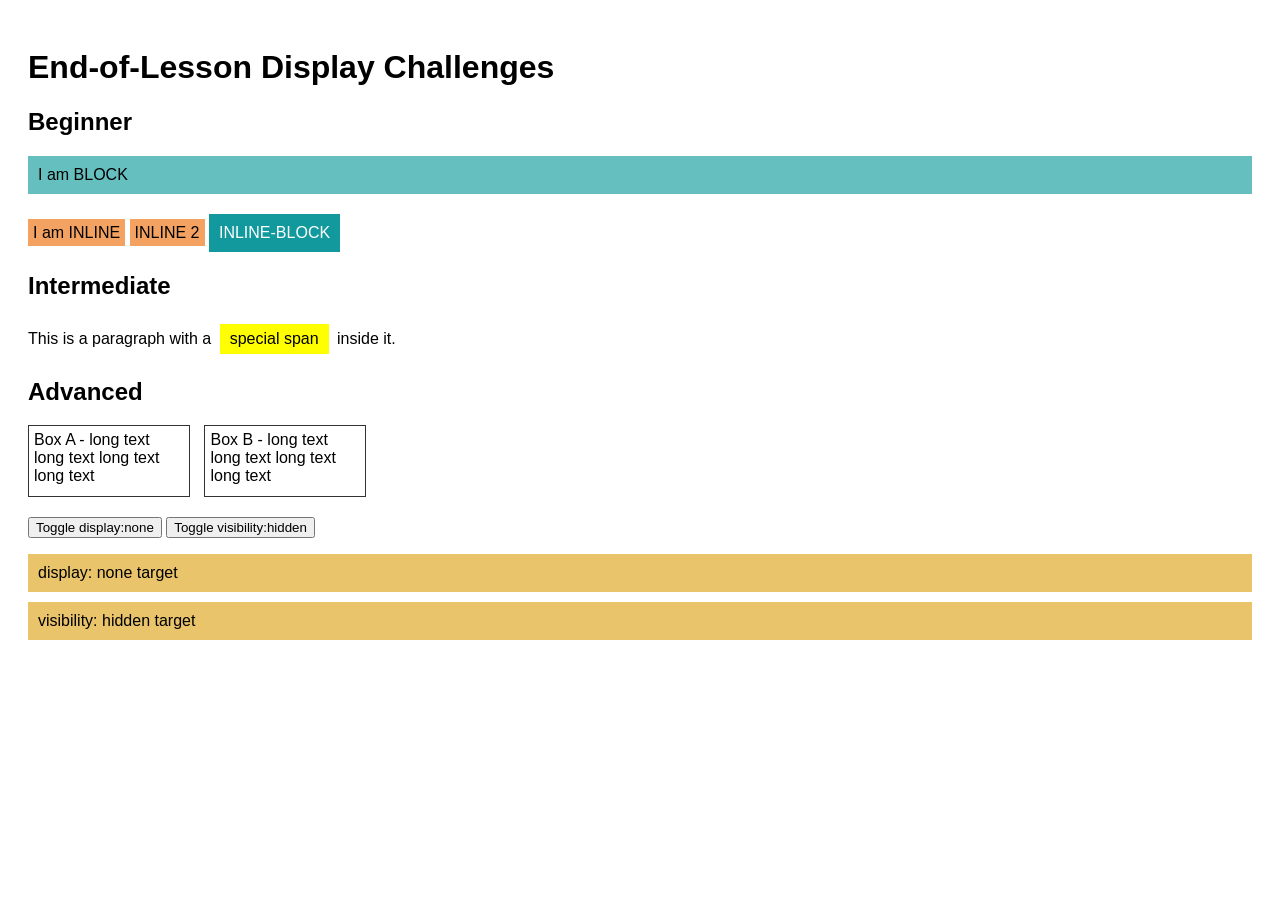
<file: challenges.html>
<!DOCTYPE html>
<html lang="en">
<head>
  <meta charset="UTF-8">
  <title>Display Challenge</title>
  <link rel="stylesheet" href="display.css">
</head>
<body>

  <h1>End-of-Lesson Display Challenges</h1>

  <!-- Beginner -->
  <h2>Beginner</h2>
  <div class="block-box">I am BLOCK</div>
  <span class="inline-box">I am INLINE</span>
  <span class="inline-box">INLINE 2</span>
  <div class="inline-block-box">INLINE-BLOCK</div>

  <!-- Intermediate -->
  <h2>Intermediate</h2>
  <p>
    This is a paragraph with a
    <span class="highlight-span">special span</span>
    inside it.
  </p>

  <!-- Advanced -->
  <h2>Advanced</h2>
  <div class="pair">
    <span class="side">Box A - long text long text long text long text</span>
    <span class="side">Box B - long text long text long text long text</span>
  </div>

  <p>
    <button onclick="document.getElementById('hide1').classList.toggle('hidden')">
      Toggle display:none
    </button>

    <button onclick="document.getElementById('hide2').classList.toggle('invisible')">
      Toggle visibility:hidden
    </button>
  </p>

  <div id="hide1" class="demo-box">display: none target</div>
  <div id="hide2" class="demo-box">visibility: hidden target</div>

</body>
</html>
</file>
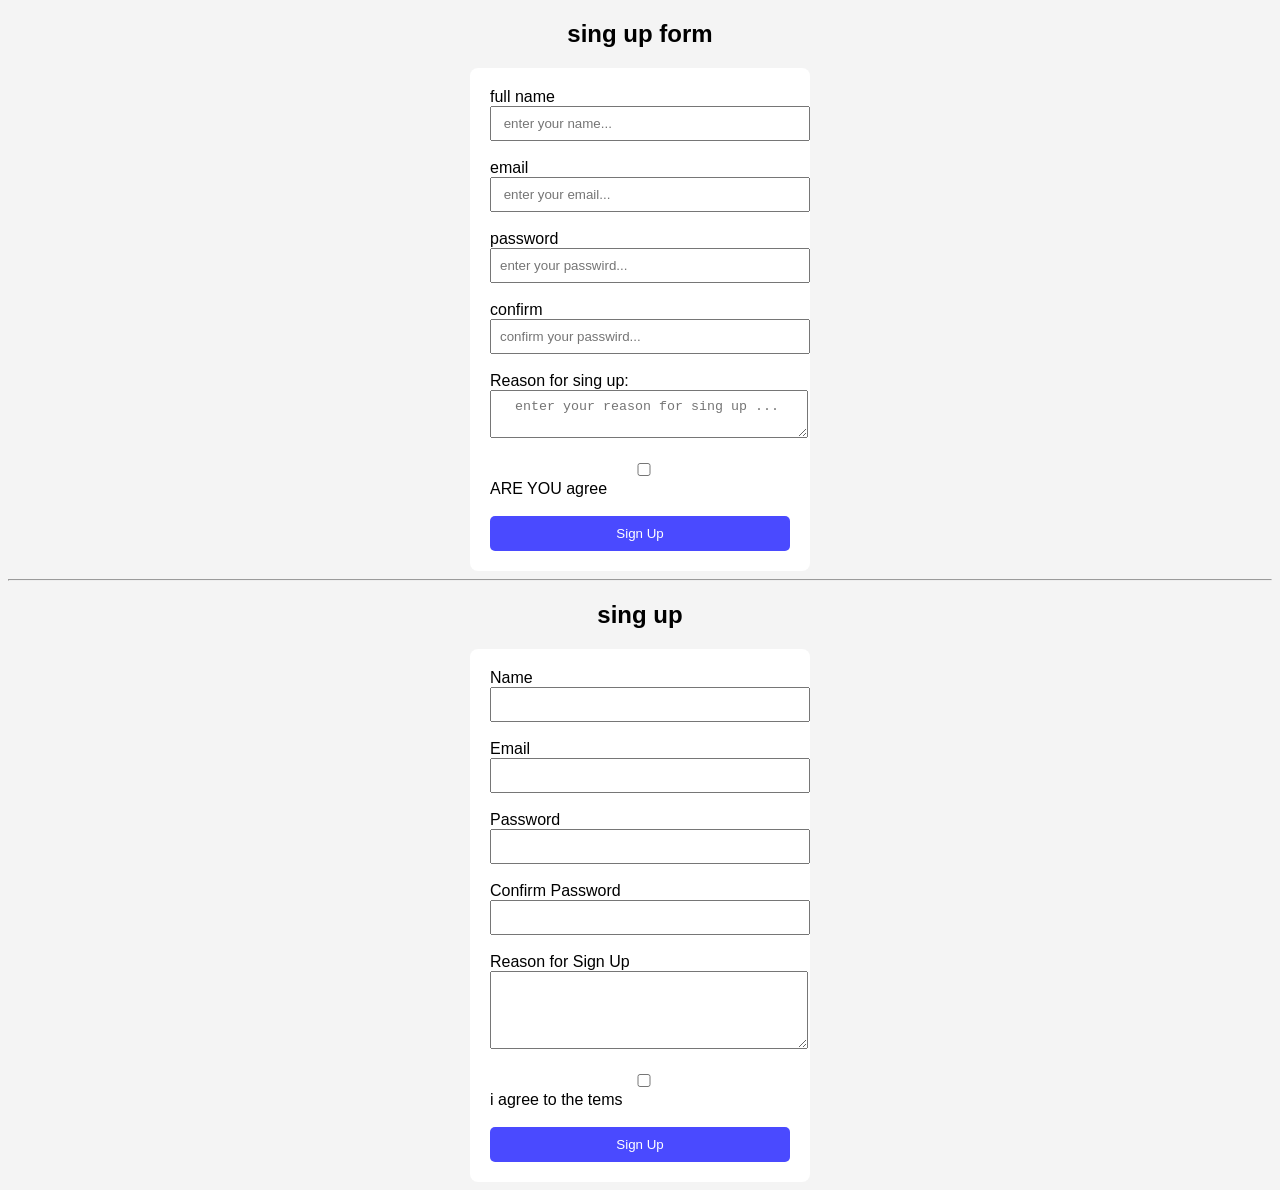
<file: kunduz.html>
<!DOCTYPE html>
<html lang="en">
<head>
    <meta charset="UTF-8">
    <meta name="viewport" content="width=, initial-scale=1.0">
    <title>Document</title>
</head>
<body>

<h2 class="title">sing up form</h2>
<form action="#" method="get">
    <label for ="name">full name</label>
    <input type="text" value="" placeholder=" enter your name..." id="name"><br><br>

    <label for ="email">email</label>
    <input type="email" value="" placeholder=" enter your email..." id="email"><br><br>

    <label for ="password">password</label>
    <input type="password"value=""placeholder="enter your passwird..."id="password"><br><br>

        <label for ="confirm password">confirm </label>
     <input type="password"value=""placeholder="confirm your passwird..."id="confirm password"><br><br>
    
     <label for ="reason">Reason for sing up: </label>
     <textarea name="reason" id ="reason cols"  cols ="30" row="6" placeholder="  enter your reason for sing up ..."></textarea>
     <br><br>

<div class="checkbox">
  <input type="checkbox" id="agree">
  <label for="agree">ARE YOU agree </label><br><br>
    <button type="submit">Sign Up</button>
</div>
</form>



<hr>
<!DOCTYPE html>
<html>
<head>
  <title>Sign Up Form</title>
</head>
<body>


<h2 class="title">sing up</h2>

<form>

  <label>Name</label><br>
  <input type="text" required><br><br>

  <label>Email</label><br>
  <input type="email" required><br><br>

  <label>Password</label><br>
  <input type="password" required><br><br>

  <label>Confirm Password</label><br>
  <input type="password" required><br><br>

  <label>Reason for Sign Up</label><br>
  <textarea rows="4"></textarea><br><br>

  <input type="checkbox" required>
  <label> i agree to the tems </label><br><br>

  <button type="submit">Sign Up</button>

<label for="gender" gander </label> <br>








<style>
    .title{
        text-align: center;
    }

body {
  font-family: Arial;
  background: #f4f4f4;
}

form {
  background: white;
  width: 300px;
  padding: 20px;
  margin: auto;
  border-radius: 8px;
}

input, textarea {
  width: 100%;
  padding: 8px;
}


button {
  width: 100%;
  padding: 10px;
  background: #4a4aff;
  color: white;
  border: none;
  border-radius: 5px;
}



</form>

</body>

</html>
</file>
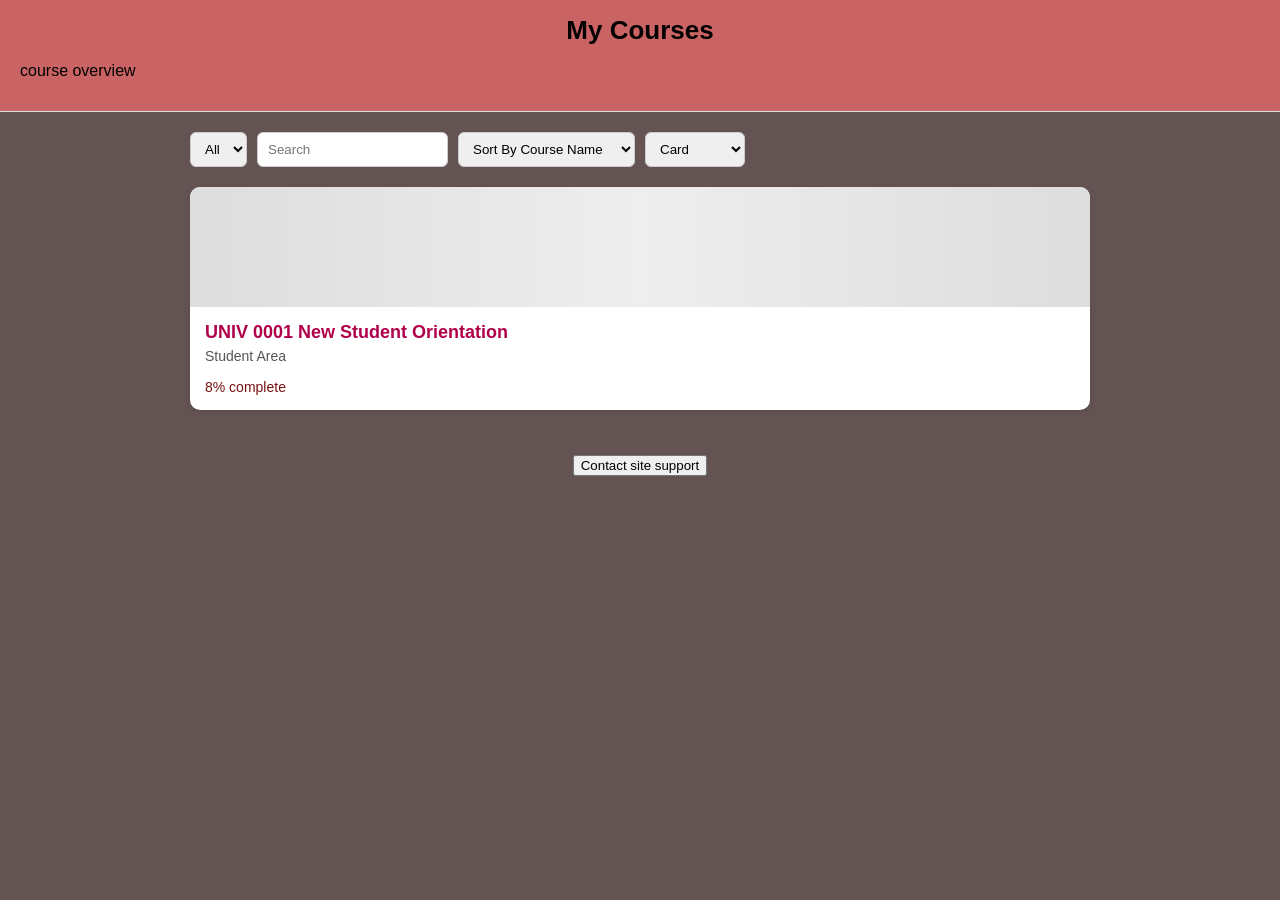
<file: pk.html>
<!DOCTYPE html>
<html lang="en">
<head>
    <meta charset="UTF-8">
    <title>My Courses</title>
  
        <style>



h1{
    text-align: center;
}

        body{
            margin: 0;
            font-family: Arial, sans-serif;
            background-color: #645353;
        }

        .header {
            background: #ca6464;
            padding: 15px 20px;
            border-bottom: 1px solid #ddd;
        }

        .header h1 {
            margin: 0;
            font-size: 26px;
        }

        .container {
            max-width: 900px;
            margin: 20px auto;
            padding: 0 15px;
        }

        .filters {
            display: flex;
            gap: 10px;
            margin-bottom: 20px;
        }

        .filters select,
        .filters input {
            padding: 8px 10px;
            border: 1px solid #ccc;
            border-radius: 6px;
        }

        .course-card {
            background: #ffffff;
            border-radius: 10px;
            box-shadow: 0 2px 6px rgba(0,0,0,0.1);
            overflow: hidden;
        }

        .course-image {
            height: 120px;
            background: linear-gradient(90deg, #ddd, #eee, #ddd);
        }

        .course-content {
            padding: 15px;
        }

        .course-title {
            color: #b0004b;
            font-size: 18px;
            margin: 0 0 5px 0;
        }

        .course-sub {
            color: #555;
            font-size: 14px;
            margin-bottom: 15px;
        }

        .progress {
            font-size: 14px;
            color: #771111;
        }

        .footer {
            margin-top: 30px;
            padding: 15px;
            text-align: center;
            color: #c25282;
        }
    </style>
</head>
</body>

    <div class="header">
        <h1>My Courses</h1>
        <p> course overview </p>
    </div>

    <div class="container">
        <div class="filters">
            <select>
                <option>All</option>
                <button>in progress </button>
                <button> Future </button>
                <button>past </button>
                <button> Removed Form view </button>
            </select>

            <input type="text" placeholder="Search">


            <select>
                <option>Sort By Course Name</option>
                <option> sort BY Last Accessed </option>
            </select>

            <select>
                <option> Card </option>
                <option> List </option>
                <option> Summary </option>
            </select>
        </div>

        <div class="course-card">
            <div class="course-image"></div>

            <div class="course-content">
                <h2 class="course-title">UNIV 0001 New Student Orientation</h2>
                <div class="course-sub">Student Area</div>
                <div class="progress">8% complete</div>
            </div>
        </div>

        <div class="footer">
            <button> Contact site support </button>
        </div>
    </div>

</body>
</html>
</file>
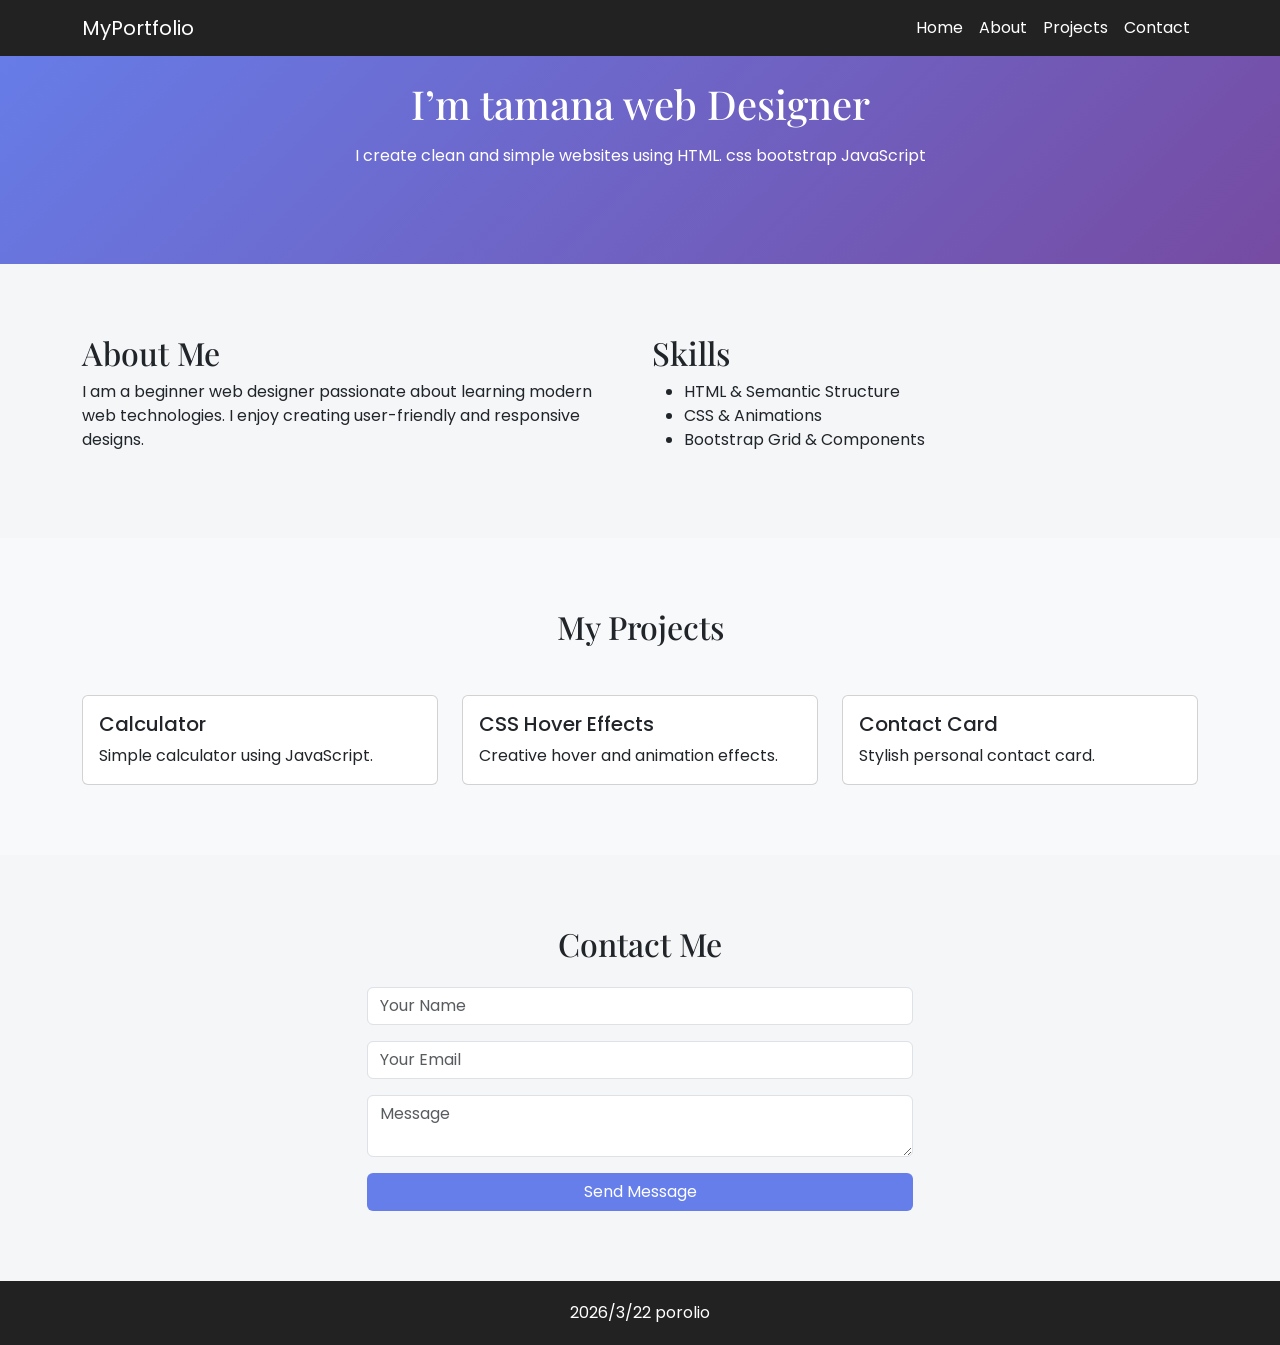
<file: Portfolio.html>
<!DOCTYPE html>
<html lang="en">
<head>
<meta charset="UTF-8">
<title>My Portfolio</title>

<!-- Bootstrap -->
<link href="https://cdn.jsdelivr.net/npm/bootstrap@5.3.2/dist/css/bootstrap.min.css" rel="stylesheet">

<!-- Google Fonts -->
<link href="https://fonts.googleapis.com/css2?family=Poppins:wght@400;600&family=Playfair+Display:wght@600&display=swap" rel="stylesheet">

<style>
body{
    font-family: 'Poppins', sans-serif;
    background:#f4f6f8;
}

h1,h2{
    font-family: 'Playfair Display', serif;
}

/* Navbar */
.navbar{
    background:#222;
}
.navbar a{
    color:white !important;
}

/* Hero */
.hero{
    padding:80px 0;
    background:linear-gradient(135deg,#667eea,#764ba2);
    color:white;
    text-align:center;
}

/* Section */
section{
    padding:70px 0;
}

/* Card hover */
.project-card{
    transition:0.4s;
}
.project-card:hover{
    transform:translateY(-10px);
}

/* Button */
.btn-custom{
    background:#667eea;
    color:white;
}
.btn-custom:hover{
    background:#5563c1;
}

/* Footer */
footer{
    background:#222;
    color:white;
    padding:20px;
    text-align:center;
}
</style>
</head>
<body>

<!-- NAVBAR -->
<nav class="navbar navbar-expand-lg fixed-top">
<div class="container">
<a class="navbar-brand text-white" href="#">MyPortfolio</a>
<button class="navbar-toggler bg-light" data-bs-toggle="collapse" data-bs-target="#menu">
<span class="navbar-toggler-icon"></span>
</button>
<div class="collapse navbar-collapse" id="menu">
<ul class="navbar-nav ms-auto">
<li class="nav-item"><a class="nav-link" href="#home">Home</a></li>
<li class="nav-item"><a class="nav-link" href="#about">About</a></li>
<li class="nav-item"><a class="nav-link" href="#projects">Projects</a></li>
<li class="nav-item"><a class="nav-link" href="#contact">Contact</a></li>
</ul>
</div>
</div>
</nav>

<!-- HOME -->
<section class="hero" id="home">
<div class="container">
<h1> I’m tamana web  Designer</h1>
<p class="mt-3">I create clean and simple websites using HTML. css bootstrap JavaScript</p>
</div>
</section>

<!-- ABOUT -->
<section id="about">
<div class="container">
<div class="row">
<div class="col-md-6">
<h2>About Me</h2>
<p>
I am a beginner web designer passionate about learning modern web technologies.
I enjoy creating user-friendly and responsive designs.
</p>
</div>

<div class="col-md-6">
<h2>Skills</h2>
<ul>
<li>HTML & Semantic Structure</li>
<li>CSS & Animations</li>
<li>Bootstrap Grid & Components</li>
</ul>
</div>
</div>
</div>
</section>

<!-- PROJECTS -->
<section id="projects" class="bg-light">
<div class="container">
<h2 class="text-center mb-5">My Projects</h2>

<div class="row">
<div class="col-md-4">
<div class="card project-card">
<div class="card-body">
<h5 class="card-title">Calculator</h5>
<p class="card-text">Simple calculator using JavaScript.</p>
</div>
</div>
</div>

<div class="col-md-4">
<div class="card project-card">
<div class="card-body">
<h5 class="card-title">CSS Hover Effects</h5>
<p class="card-text">Creative hover and animation effects.</p>
</div>
</div>
</div>

<div class="col-md-4">
<div class="card project-card">
<div class="card-body">
<h5 class="card-title">Contact Card</h5>
<p class="card-text">Stylish personal contact card.</p>
</div>
</div>
</div>
</div>
</div>
</section>

<!-- CONTACT -->
<section id="contact">
<div class="container">
<h2 class="text-center mb-4">Contact Me</h2>
<div class="row justify-content-center">
<div class="col-md-6">
<form>
<input type="text" class="form-control mb-3" placeholder="Your Name">
<input type="email" class="form-control mb-3" placeholder="Your Email">
<textarea class="form-control mb-3" placeholder="Message"></textarea>
<button class="btn btn-custom w-100">Send Message</button>
</form>
</div>
</div>
</div>
</section>

<!-- FOOTER -->
<footer>
2026/3/22  porolio
</footer>


<script src="https://cdn.jsdelivr.net/npm/bootstrap@5.3.2/dist/js/bootstrap.bundle.min.js"></script>
</body>
</html>
</body>
</html>
</file>
<file: display.css>
body {
  font-family: Arial, sans-serif;
  padding: 20px;
}

/* Beginner */
.block-box {
  display: block;
  background: #66BFBF;
  padding: 10px;
  margin-bottom: 10px;
}

.inline-box {
  display: inline;
  background: #f4a261;
  padding: 5px;
}

.inline-block-box {
  display: inline-block;
  background: #11999E;
  color: white;
  padding: 10px;
  margin-top: 10px;
}

/* Intermediate */
.highlight-span {
  display: inline-block;
  background: yellow;
  padding: 6px 10px;
  margin: 4px;
}

/* Advanced */
.pair .side {
  display: inline-block;
  width: 150px;
  height: 60px;
  border: 1px solid #333;
  margin-right: 10px;
  overflow: auto;
  padding: 5px;
}

.demo-box {
  margin-top: 10px;
  padding: 10px;
  background: #e9c46a;
}

.hidden {
  display: none;
}

.invisible {
  visibility: hidden;

}
</file>
